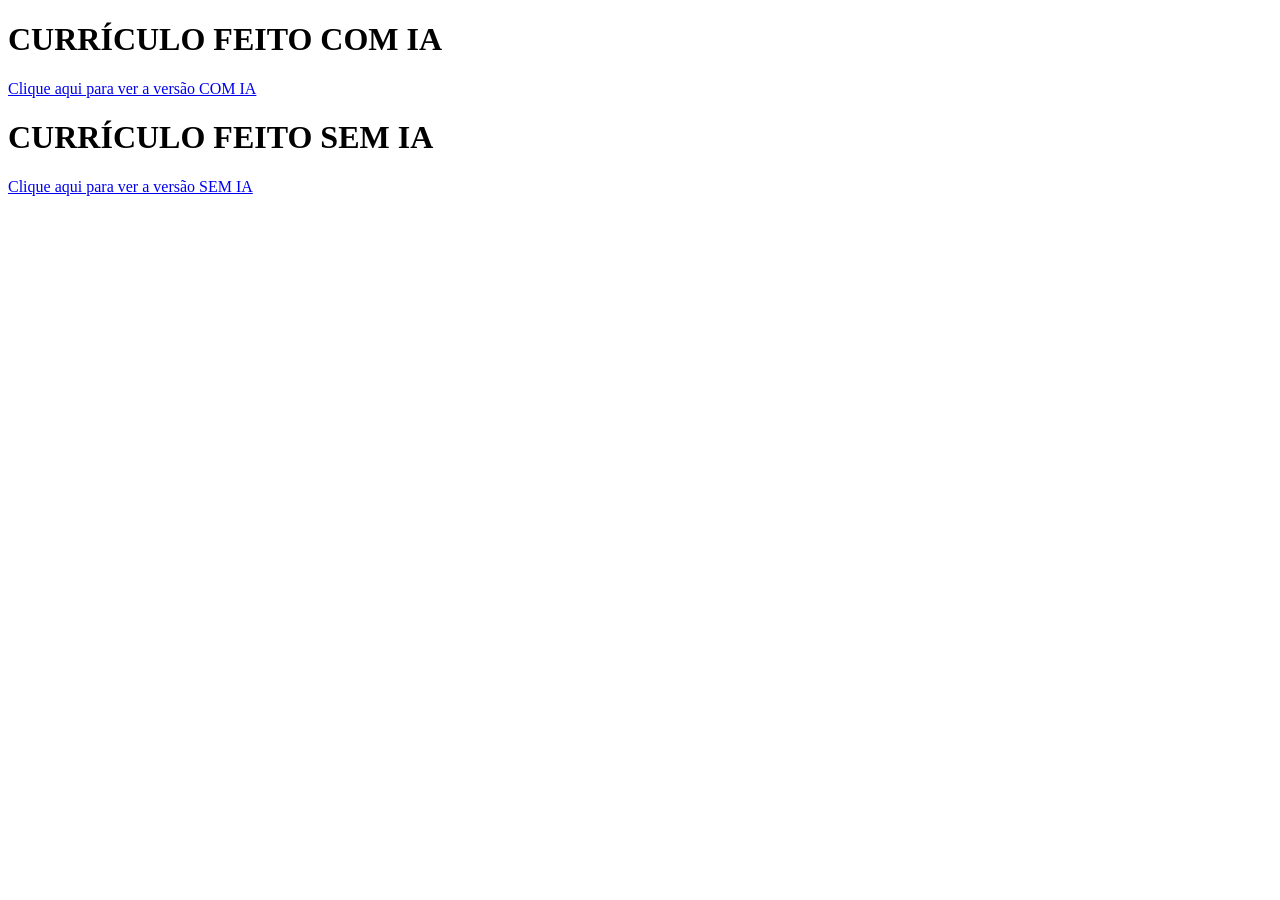
<file: index.html>
<!DOCTYPE html>
<html lang="en">
<head>
    <meta charset="UTF-8">
    <meta name="viewport" content="width=device-width, initial-scale=1.0">
    <title>Document</title>
</head>
<body>
     <h1>CURRÍCULO FEITO COM IA</h1>
    
    <p><a href="CURRICULO_COM_IA/index.html">Clique aqui para ver a versão COM IA</a></p>

    <h1>CURRÍCULO FEITO SEM IA</h1>
    <p><a href="CURRICULO_SEM_IA/index.html">Clique aqui para ver a versão SEM IA</a></p>
</body>
</html>
</file>
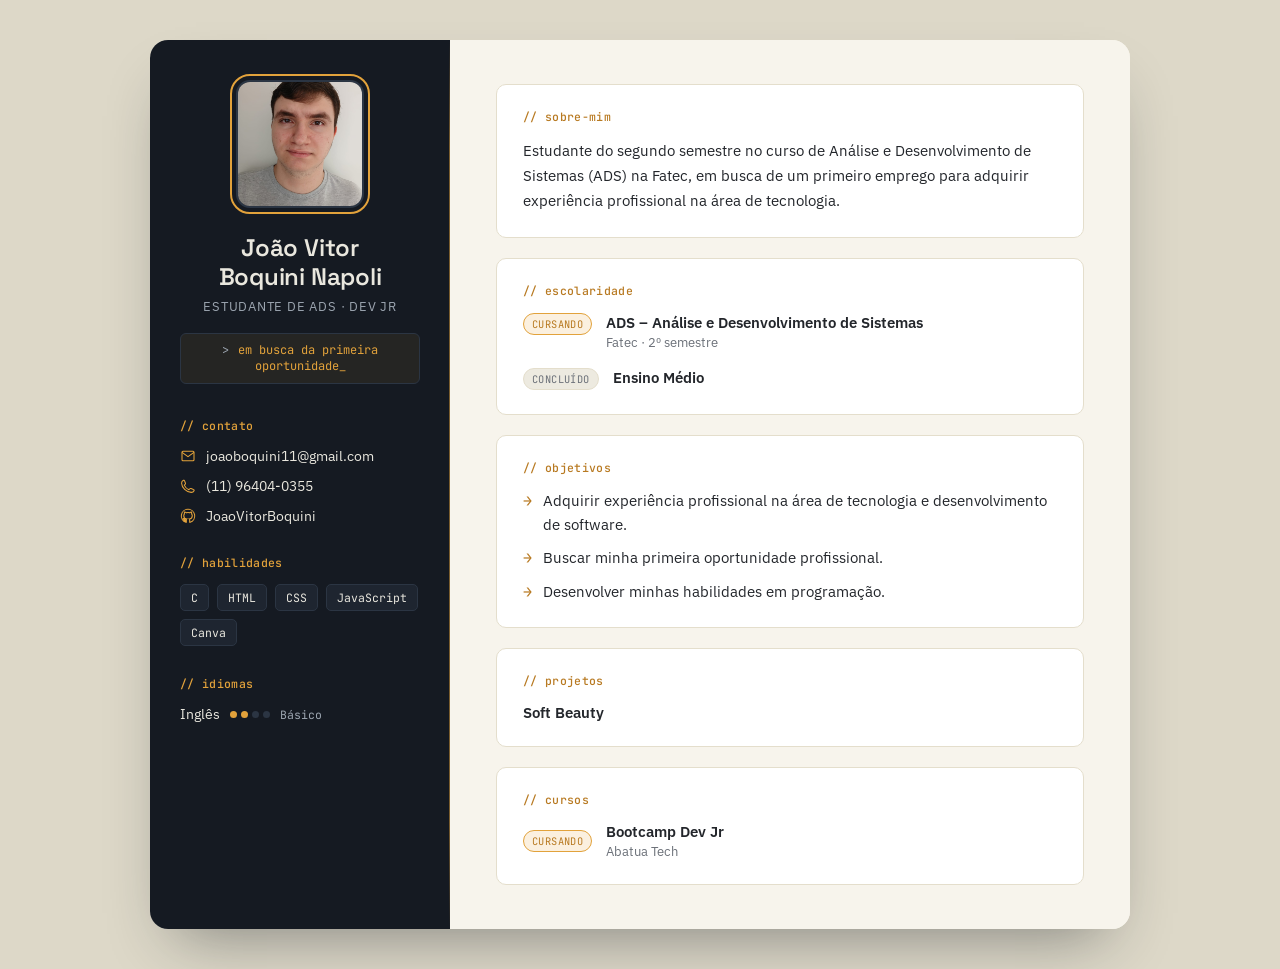
<file: CURRICULO_COM_IA/index.html>
<!DOCTYPE html>
<html lang="pt-br">
<head>
    <link rel="stylesheet" href="estilo.css">
    <meta charset="UTF-8">
    <meta name="viewport" content="width=device-width, initial-scale=1.0">
    <link rel="preconnect" href="https://fonts.googleapis.com">
    <link rel="preconnect" href="https://fonts.gstatic.com" crossorigin>
    <link href="https://fonts.googleapis.com/css2?family=Space+Grotesk:wght@500;600;700&family=IBM+Plex+Sans:wght@400;500;600&family=JetBrains+Mono:wght@400;500;600&display=swap" rel="stylesheet">
    <title>Currículo de João Vitor Boquini</title>
</head>
<body>

    <div class="page">

        <!-- ===== SIDEBAR ===== -->
        <aside class="sidebar">

            <div class="photo-wrap">
                <img class="foto" src="foto3por4.jpeg" alt="Foto de João Vitor Boquini">
            </div>

            <h1>João Vitor<br>Boquini Napoli</h1>
            <p class="cargo">Estudante de ADS &middot; Dev Jr</p>
            <p class="terminal-line"><span class="prompt">&gt;</span> em busca da primeira oportunidade<span class="cursor">_</span></p>

            <section class="side-block">
                <h2 class="eyebrow">// contato</h2>
                <ul class="contact-list">
                    <li>
                        <svg viewBox="0 0 24 24" fill="none" stroke="currentColor" stroke-width="1.6"><path d="M3 6.5 12 13l9-6.5"/><rect x="3" y="5" width="18" height="14" rx="1.5"/></svg>
                        <a href="mailto:joaoboquini11@gmail.com">joaoboquini11@gmail.com</a>
                    </li>
                    <li>
                        <svg viewBox="0 0 24 24" fill="none" stroke="currentColor" stroke-width="1.6"><path d="M6.5 3.5c.6 1.6 1 2.9 1.6 4.1a1.6 1.6 0 0 1-.4 1.9l-1.3 1.2a13 13 0 0 0 6.9 6.9l1.2-1.3a1.6 1.6 0 0 1 1.9-.4c1.2.6 2.5 1 4.1 1.6.6.2.9.9.6 1.5a4.6 4.6 0 0 1-4.4 2.6C9.3 21.2 2.8 14.7 2.4 7.9A4.6 4.6 0 0 1 5 3.5c.6-.3 1.3 0 1.5.6Z"/></svg>
                        <a href="tel:+5511964040355">(11) 96404-0355</a>
                    </li>
                    <li>
                        <svg viewBox="0 0 24 24" fill="none" stroke="currentColor" stroke-width="1.6"><path d="M12 2a10 10 0 0 0-3.16 19.5c.5.09.68-.22.68-.48v-1.7c-2.78.6-3.37-1.34-3.37-1.34-.46-1.15-1.11-1.46-1.11-1.46-.9-.62.07-.6.07-.6 1 .07 1.53 1.03 1.53 1.03.9 1.53 2.36 1.09 2.94.83.09-.65.35-1.09.63-1.34-2.22-.25-4.56-1.11-4.56-4.93 0-1.09.39-1.98 1.03-2.68-.1-.25-.45-1.27.1-2.65 0 0 .84-.27 2.75 1.03a9.4 9.4 0 0 1 5 0c1.9-1.3 2.75-1.03 2.75-1.03.55 1.38.2 2.4.1 2.65.64.7 1.03 1.59 1.03 2.68 0 3.83-2.34 4.68-4.57 4.92.36.31.68.92.68 1.85v2.74c0 .26.18.58.69.48A10 10 0 0 0 12 2Z"/></svg>
                        <a href="https://github.com/JoaoVitorBoquini" target="_blank" rel="noopener">JoaoVitorBoquini</a>
                    </li>
                </ul>
            </section>

            <section class="side-block">
                <h2 class="eyebrow">// habilidades</h2>
                <div class="tags">
                    <span class="tag">C</span>
                    <span class="tag">HTML</span>
                    <span class="tag">CSS</span>
                    <span class="tag">JavaScript</span>
                    <span class="tag">Canva</span>
                </div>
            </section>

            <section class="side-block">
                <h2 class="eyebrow">// idiomas</h2>
                <div class="lang-row">
                    <span>Inglês</span>
                    <span class="lang-level" aria-hidden="true">
                        <i class="dot on"></i><i class="dot on"></i><i class="dot"></i><i class="dot"></i>
                    </span>
                    <span class="lang-tag">Básico</span>
                </div>
            </section>

        </aside>

        <!-- ===== CONTEÚDO ===== -->
        <main class="content">

            <section class="card">
                <h2 class="eyebrow">// sobre-mim</h2>
                <p>Estudante do segundo semestre no curso de Análise e Desenvolvimento de Sistemas (ADS) na Fatec, em busca de um primeiro emprego para adquirir experiência profissional na área de tecnologia.</p>
            </section>

            <section class="card">
                <h2 class="eyebrow">// escolaridade</h2>
                <ul class="timeline">
                    <li>
                        <span class="status status-cursando">cursando</span>
                        <div>
                            <strong>ADS &ndash; Análise e Desenvolvimento de Sistemas</strong>
                            <span class="sub">Fatec &middot; 2&ordm; semestre</span>
                        </div>
                    </li>
                    <li>
                        <span class="status status-concluido">concluído</span>
                        <div>
                            <strong>Ensino Médio</strong>
                        </div>
                    </li>
                </ul>
            </section>

            <section class="card">
                <h2 class="eyebrow">// objetivos</h2>
                <ul class="bullet-list">
                    <li>Adquirir experiência profissional na área de tecnologia e desenvolvimento de software.</li>
                    <li>Buscar minha primeira oportunidade profissional.</li>
                    <li>Desenvolver minhas habilidades em programação.</li>
                </ul>
            </section>

            <section class="card">
                <h2 class="eyebrow">// projetos</h2>
                <div class="project-item">
                    <strong>Soft Beauty</strong>
                </div>
            </section>

            <section class="card">
                <h2 class="eyebrow">// cursos</h2>
                <div class="project-item">
                    <span class="status status-cursando">cursando</span>
                    <div>
                        <strong>Bootcamp Dev Jr</strong>
                        <span class="sub">Abatua Tech</span>
                    </div>
                </div>
            </section>

        </main>

    </div>

</body>
</html>
</file>
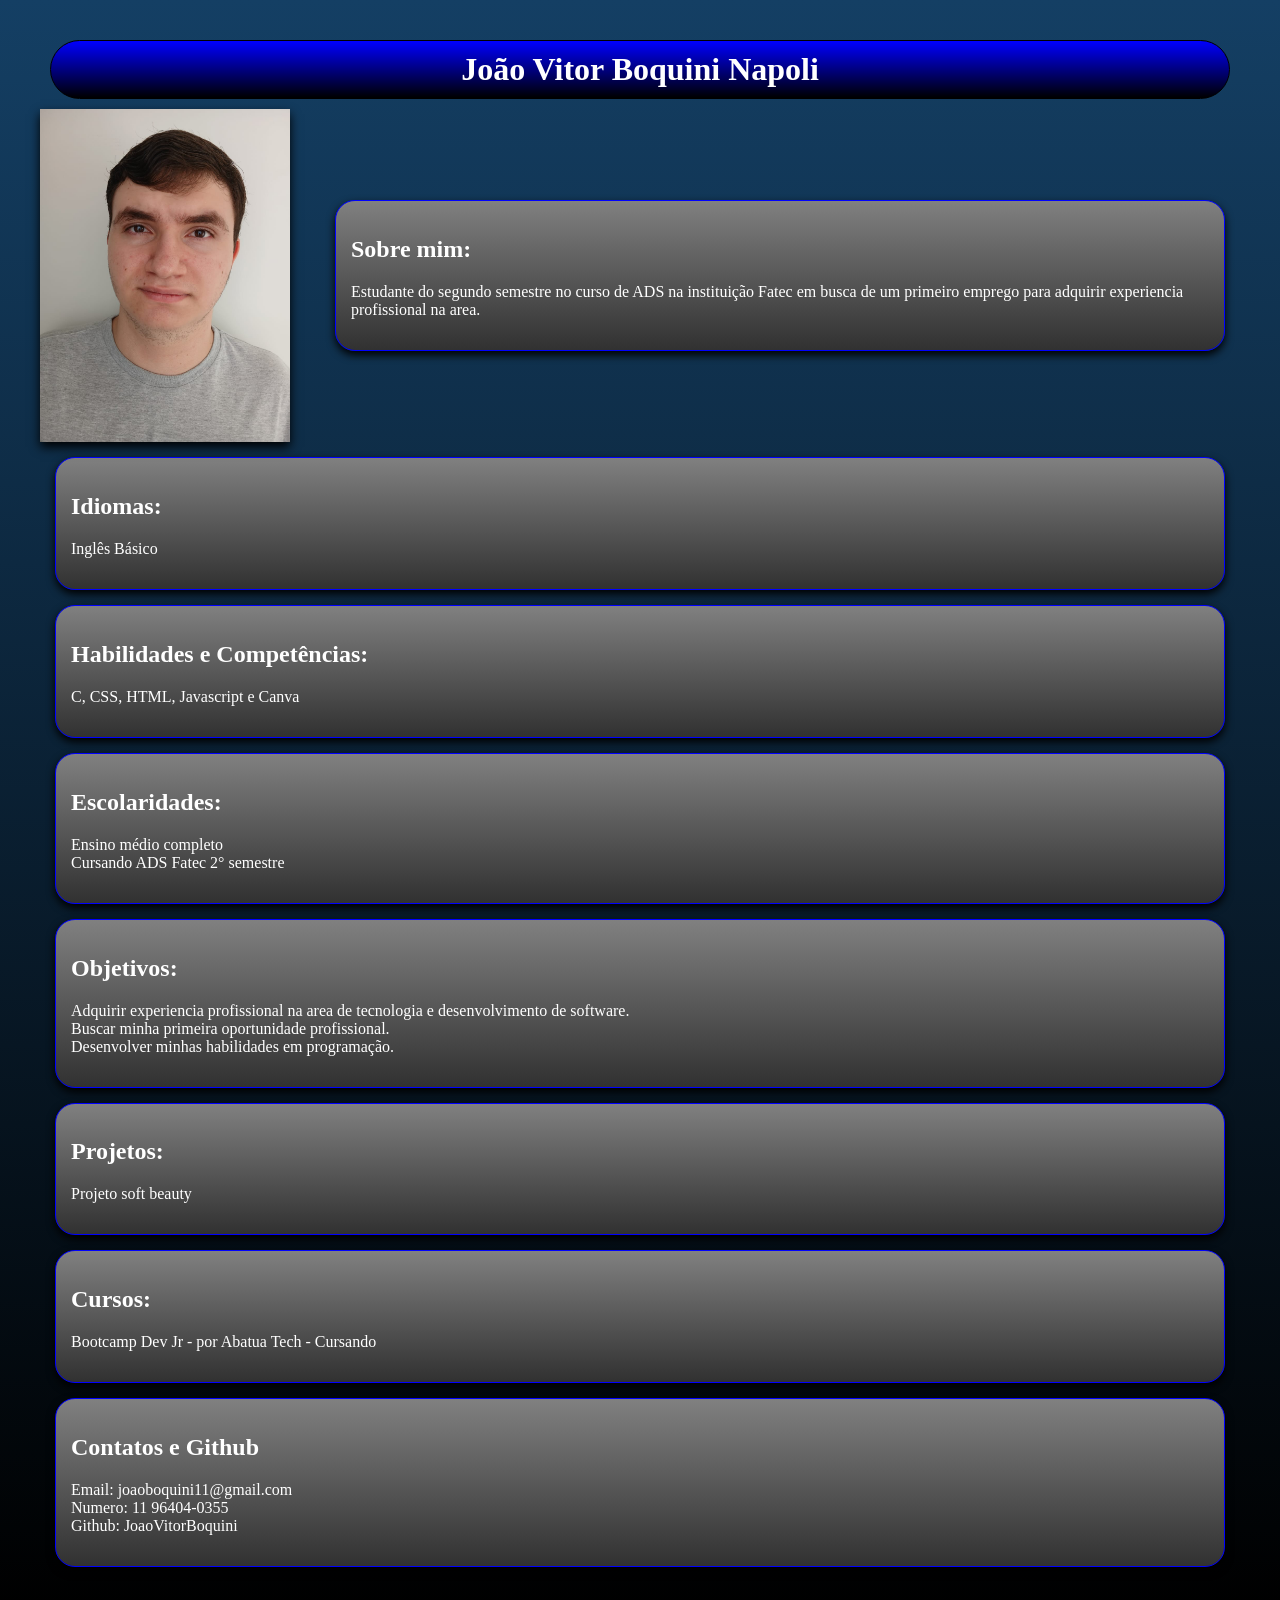
<file: CURRICULO_SEM_IA/index.html>
<!DOCTYPE html>
<html lang="pt-br">
<head>
    <link rel="stylesheet" href="estilo.css">
    <meta charset="UTF-8">
    <meta name="viewport" content="width=device-width, initial-scale=1.0">
    <title>Curriculo de João Vitor Boquini</title>
</head>
<body>
    <h1>João Vitor Boquini Napoli</h1>
    <div class="topo">
    <img class="foto" src="foto3por4.jpeg" alt="Não foi possivel carregar a imagem" >

    
    <div class="card">
    <h2>Sobre mim:</h2>
   
    <p>Estudante do segundo semestre no curso de ADS na instituição Fatec
        em busca de um primeiro emprego para adquirir experiencia profissional na area.</p>
        </div>
 </div>
 
        <div class="card">
          <h2>Idiomas:</h2>
          <p>Inglês Básico</p>
          </div>

          <div class="card">
    <h2>Habilidades e Competências:</h2>
    <p>C, CSS, HTML, Javascript e Canva </p>
    </div>

    <div class="card">
        <h2>Escolaridades:</h2>
        <p>   Ensino médio completo<br>Cursando ADS Fatec 2° semestre </p>
   </div>

    <div class="card">
    <h2>Objetivos:</h2>
    <p>Adquirir experiencia profissional na area de tecnologia e desenvolvimento de software.<br>
        Buscar minha primeira oportunidade profissional.<br>
        Desenvolver minhas habilidades em programação.  
         </p>
         </div>

         <div class="card">
         <h2>Projetos:</h2>
         <p>Projeto soft beauty</p>
         </div>

         <div class="card">
         <h2>Cursos:</h2>
         <p>Bootcamp Dev Jr - por Abatua Tech - Cursando</p>
         </div>

         <div class="card">
         <h2>Contatos e Github</h2>
         <p>Email: joaoboquini11@gmail.com <br>Numero: 11 96404-0355 <br>Github: JoaoVitorBoquini</p>
         </div>
    


</body>
</html>
</file>
<file: CURRICULO_COM_IA/estilo.css>
/* =========================================================
   Currículo — João Vitor Boquini Napoli
   Conceito: painel de IDE — sidebar "explorer" escuro
   + área de conteúdo clara, títulos como comentários de código.
   ========================================================= */

:root {
    --ink: #151A22;
    --ink-soft: #1E2530;
    --ink-line: #2B3543;

    --paper: #F7F4EC;
    --paper-line: #E4DECC;
    --card: #FFFFFF;

    --text-main: #23262B;
    --text-muted: #6B7078;
    --text-on-ink: #E9E7DE;
    --text-on-ink-muted: #9CA5B0;

    --accent: #E2A23B;
    --accent-dark: #B87A22;
    --accent-soft: rgba(226, 162, 59, 0.16);

    --font-display: 'Space Grotesk', 'IBM Plex Sans', sans-serif;
    --font-body: 'IBM Plex Sans', sans-serif;
    --font-mono: 'JetBrains Mono', monospace;

    --radius: 10px;
}

* {
    box-sizing: border-box;
}

body {
    margin: 0;
    background: #DDD8C8;
    font-family: var(--font-body);
    color: var(--text-main);
    -webkit-font-smoothing: antialiased;
}

.page {
    max-width: 980px;
    margin: 40px auto;
    display: flex;
    align-items: stretch;
    background: var(--paper);
    border-radius: 18px;
    overflow: hidden;
    box-shadow: 0 30px 60px -25px rgba(21, 26, 34, 0.45);
}

.sidebar {
    flex: 0 0 300px;
    width: 300px;
}

.content {
    flex: 1 1 auto;
    min-width: 0;
}

/* ===================== SIDEBAR ===================== */

.sidebar {
    background: var(--ink);
    color: var(--text-on-ink);
    padding: 40px 30px 44px;
    position: relative;
}

.sidebar::after {
    content: "";
    position: absolute;
    top: 0;
    right: 0;
    bottom: 0;
    width: 1px;
    background: linear-gradient(to bottom, transparent, var(--accent) 12%, var(--accent) 88%, transparent);
    opacity: .5;
}

.photo-wrap {
    width: 128px;
    height: 128px;
    border-radius: 14px;
    overflow: hidden;
    border: 2px solid var(--ink-line);
    outline: 2px solid var(--accent);
    outline-offset: 4px;
    margin: 0 auto 26px;
}

.foto {
    width: 100%;
    height: 100%;
    object-fit: cover;
    display: block;
}

.sidebar h1 {
    font-family: var(--font-display);
    font-size: 1.5rem;
    font-weight: 600;
    line-height: 1.2;
    text-align: center;
    margin: 0 0 6px;
    letter-spacing: -0.01em;
}

.cargo {
    text-align: center;
    font-size: 0.82rem;
    color: var(--text-on-ink-muted);
    margin: 0 0 18px;
    text-transform: uppercase;
    letter-spacing: 0.06em;
}

.terminal-line {
    font-family: var(--font-mono);
    font-size: 0.75rem;
    color: var(--accent);
    background: rgba(226, 162, 59, 0.08);
    border: 1px solid var(--ink-line);
    border-radius: 6px;
    padding: 8px 10px;
    margin: 0 0 34px;
    text-align: center;
    line-height: 1.4;
}

.prompt {
    color: var(--text-on-ink-muted);
    margin-right: 2px;
}

.cursor {
    animation: blink 1.1s steps(1) infinite;
}

@keyframes blink {
    50% { opacity: 0; }
}

.side-block {
    margin-bottom: 30px;
}

.side-block:last-child {
    margin-bottom: 0;
}

.eyebrow {
    font-family: var(--font-mono);
    font-size: 0.72rem;
    font-weight: 500;
    letter-spacing: 0.03em;
    color: var(--accent);
    margin: 0 0 14px;
    text-transform: lowercase;
}

.content .eyebrow {
    color: var(--accent-dark);
}

.contact-list {
    list-style: none;
    margin: 0;
    padding: 0;
    display: flex;
    flex-direction: column;
    gap: 12px;
}

.contact-list li {
    display: flex;
    align-items: center;
    gap: 10px;
    font-size: 0.85rem;
}

.contact-list svg {
    width: 16px;
    height: 16px;
    flex-shrink: 0;
    color: var(--accent);
}

.contact-list a {
    color: var(--text-on-ink);
    text-decoration: none;
    word-break: break-word;
}

.contact-list a:hover {
    color: var(--accent);
}

.tags {
    display: flex;
    flex-wrap: wrap;
    gap: 8px;
}

.tag {
    font-family: var(--font-mono);
    font-size: 0.72rem;
    padding: 5px 10px;
    border-radius: 5px;
    background: var(--ink-soft);
    border: 1px solid var(--ink-line);
    color: var(--text-on-ink);
}

.lang-row {
    display: flex;
    align-items: center;
    gap: 10px;
    font-size: 0.85rem;
}

.lang-level {
    display: inline-flex;
    gap: 4px;
}

.dot {
    width: 7px;
    height: 7px;
    border-radius: 50%;
    background: var(--ink-line);
    display: inline-block;
}

.dot.on {
    background: var(--accent);
}

.lang-tag {
    font-family: var(--font-mono);
    font-size: 0.72rem;
    color: var(--text-on-ink-muted);
}

/* ===================== CONTEÚDO ===================== */

.content {
    padding: 44px 46px;
    background: var(--paper);
}

.card {
    background: var(--card);
    border: 1px solid var(--paper-line);
    border-radius: var(--radius);
    padding: 24px 26px;
    margin-bottom: 20px;
}

.card:last-child {
    margin-bottom: 0;
}

.card p {
    margin: 0;
    font-size: 0.95rem;
    line-height: 1.65;
    color: var(--text-main);
}

.bullet-list {
    margin: 0;
    padding: 0;
    list-style: none;
    display: flex;
    flex-direction: column;
    gap: 10px;
}

.bullet-list li {
    position: relative;
    padding-left: 20px;
    font-size: 0.95rem;
    line-height: 1.55;
}

.bullet-list li::before {
    content: "→";
    position: absolute;
    left: 0;
    color: var(--accent-dark);
    font-family: var(--font-mono);
}

.timeline {
    list-style: none;
    margin: 0;
    padding: 0;
    display: flex;
    flex-direction: column;
    gap: 16px;
}

.timeline li,
.project-item {
    display: flex;
    align-items: baseline;
    gap: 14px;
}

.timeline li strong,
.project-item strong {
    display: block;
    font-size: 0.95rem;
    font-weight: 600;
}

.sub {
    display: block;
    font-size: 0.82rem;
    color: var(--text-muted);
    margin-top: 2px;
}

.status {
    font-family: var(--font-mono);
    font-size: 0.65rem;
    text-transform: uppercase;
    letter-spacing: 0.04em;
    padding: 3px 8px;
    border-radius: 999px;
    white-space: nowrap;
    flex-shrink: 0;
}

.status-cursando {
    background: var(--accent-soft);
    color: var(--accent-dark);
    border: 1px solid var(--accent);
}

.status-concluido {
    background: #EDEAE0;
    color: var(--text-muted);
    border: 1px solid var(--paper-line);
}

.project-item {
    align-items: center;
}

/* ===================== RESPONSIVO ===================== */

@media (max-width: 760px) {
    .page {
        flex-direction: column;
        margin: 0;
        border-radius: 0;
    }

    .sidebar {
        flex-basis: auto;
        width: 100%;
    }

    .sidebar {
        padding: 36px 26px 34px;
    }

    .content {
        padding: 32px 24px 40px;
    }
}

/* ===================== IMPRESSÃO ===================== */

@media print {
    @page {
        size: A4;
        margin: 0;
    }

    body {
        background: var(--paper);
    }

    .page {
        margin: 0;
        box-shadow: none;
        border-radius: 0;
    }

    .sidebar {
        flex-basis: 260px;
        width: 260px;
    }

    .sidebar,
    .card {
        -webkit-print-color-adjust: exact;
        print-color-adjust: exact;
    }

    .card {
        break-inside: avoid;
    }

    .cursor {
        animation: none;
    }
}
</file>
<file: CURRICULO_SEM_IA/estilo.css>
body {
    background: linear-gradient(to top, black,rgb(20, 63, 100));
    font-family: 'Times New Roman', serif, sans-serif;
    margin: 40px;
    color: #ffffff;
}
h1 {
    background:linear-gradient(to bottom, blue, black);
    text-align: center;
    border: 1px solid black;
    border-radius:50px ;
    margin: 10px;
    padding: 10px;
    color: #ffffff;
}
.foto {
    box-shadow: 0px 5px 10px black;
    width: 250px;
}
.topo {
    display: flex;
    align-items: center;
    gap: 30px;
}

.card {
    background: linear-gradient(to bottom, grey, rgb(49, 49, 49));
    border: 1px solid blue;
    border-radius: 20px;
    box-shadow: 0px 4px 8px rgb(0, 0, 0);
    padding: 15px;
    margin: 15px;
}
</file>
